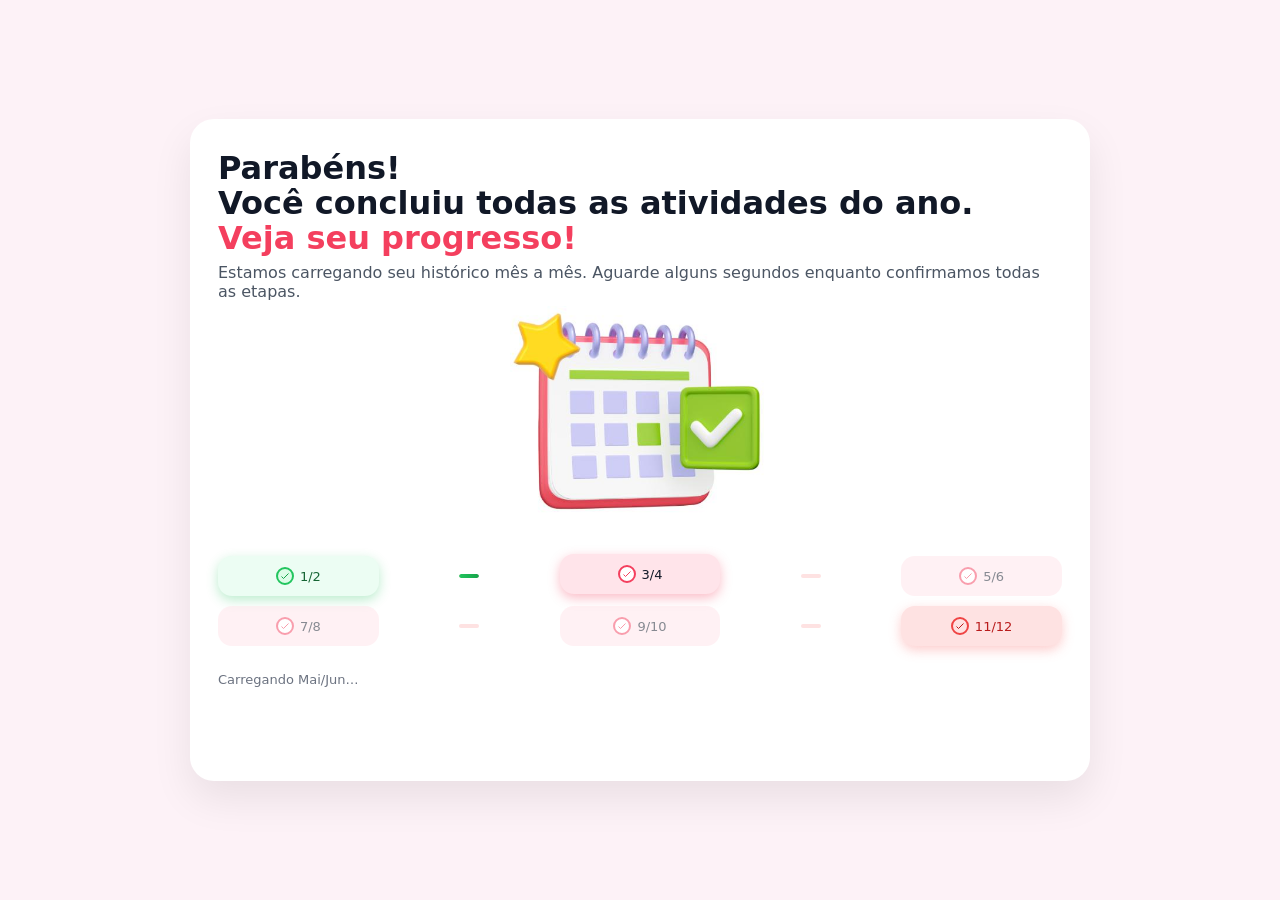
<file: index.html>
<!DOCTYPE html>
<html lang="pt-BR">
<head>
    <meta charset="UTF-8">

    <title>Seu progresso anual</title>
    <meta name="viewport" content="width=device-width, initial-scale=1.0">
    <style>
        * {
            margin: 0;
            padding: 0;
            box-sizing: border-box;
            font-family: system-ui, -apple-system, BlinkMacSystemFont, "Segoe UI", sans-serif;
        }

        body {
            min-height: 100vh;
            display: flex;
            justify-content: center;
            align-items: center;
            background: #fdf2f7;
            padding: 16px;
        }

        .card {
            max-width: 900px;
            width: 100%;
            background: #fff;
            border-radius: 24px;
            box-shadow: 0 18px 40px rgba(0, 0, 0, .08);
            padding: 32px 28px;
            display: flex;
            gap: 32px;
            align-items: flex-start;
            justify-content: center;
        }

        .left {
            flex: 1;
        }

        h1 {
            font-size: 32px;
            line-height: 1.1;
            color: #111827;
            margin-bottom: 6px;
        }

        h1 span.highlight {
            color: #f43f5e;
        }

        .subtitle {
            font-size: 16px;
            color: #4b5563;
            margin-bottom: 20px;
        }

        .calendar-img {
            max-width: 260px;
            width: 100%;
            display: block;
            border-radius: 20px;
            margin: -15px auto 20px auto;
        }

        .months {
            position: relative;
            padding: 8px 0;
            margin-bottom: 18px;
            width: 100%;
        }

        .months-inner {
            display: flex;
            flex-direction: column;
            gap: 10px;
            position: relative;
            z-index: 1;
            width: 100%;
        }

        .months-row {
            display: grid;
            grid-template-columns: repeat(5, minmax(0, 1fr));
            column-gap: 10px;
            align-items: center;
            width: 100%;
        }

        .month-item {
            padding: 11px 8px;
            border-radius: 14px;
            background: #ffe4ea;
            display: flex;
            align-items: center;
            justify-content: center;
            gap: 6px;
            font-size: 13px;
            color: #111827;
            opacity: .5;
            text-align: center;
            transition: opacity .2s, transform .2s, box-shadow .2s, background .2s, color .2s;
            min-width: 0;
        }

        .month-item.active {
            opacity: 1;
            transform: translateY(-2px);
            box-shadow: 0 4px 12px rgba(244, 63, 94, .35);
        }

        .month-item.completed {
            background: #ecfdf3;
            color: #166534;
            opacity: 1;
            box-shadow: 0 4px 12px rgba(34, 197, 94, .30);
        }

        .month-item.pending {
            background: #fee2e2;
            color: #b91c1c;
            opacity: 1;
            box-shadow: 0 4px 12px rgba(248, 113, 113, .35);
        }

        .check-circle {
            width: 18px;
            height: 18px;
            border-radius: 999px;
            border: 2px solid #f43f5e;
            display: flex;
            align-items: center;
            justify-content: center;
            background: #fff;
            flex-shrink: 0;
            transition: border-color .2s, background .2s;
        }

        .check-circle svg {
            width: 12px;
            height: 12px;
            fill: none;
            stroke: #f43f5e;
            stroke-width: 2;
            transition: stroke .2s;
        }

        .month-item.completed .check-circle {
            border-color: #22c55e;
            background: #dcfce7;
        }

        .month-item.completed .check-circle svg {
            stroke: #16a34a;
        }

        .month-item.pending .check-circle {
            border-color: #ef4444;
            background: #fee2e2;
        }

        .month-item.pending .check-circle svg {
            stroke: #b91c1c;
        }

        .month-connector {
            width: 100%;
            max-width: 20px;
            height: 4px;
            border-radius: 999px;
            background: #fee2e2;
            position: relative;
            overflow: hidden;
            justify-self: center;
        }

        .month-connector-fill {
            position: absolute;
            top: 0;
            bottom: 0;
            left: 0;
            width: 0%;
            background: linear-gradient(90deg, #22c55e, #16a34a);
            border-radius: inherit;
            transition: width .35s linear;
        }

        .progress-info {
            font-size: 13px;
            color: #6b7280;
            margin-bottom: 16px;
        }

        /* CORREÇÃO: margin-left removida daqui e colocada só no CSS,
           garantindo que o media query de mobile funcione corretamente */
        .btn {
            display: inline-flex;
            align-items: center;
            justify-content: center;
            padding: 14px 28px;
            border-radius: 999px;
            border: none;
            outline: none;
            background: #f43f5e;
            color: #fff;
            font-weight: 700;
            font-size: 15px;
            cursor: pointer;
            transition: transform .12s, box-shadow .12s, opacity .12s;
            box-shadow: 0 10px 24px rgba(244, 63, 94, .35);
            opacity: 0;
            pointer-events: none;
            margin-left: 50px;
        }

        .btn.visible {
            opacity: 1;
            pointer-events: auto;
        }

        .btn:hover {
            transform: translateY(-1px);
            box-shadow: 0 14px 30px rgba(244, 63, 94, .4);
        }

        .tiktok-loader-overlay {
            position: fixed;
            inset: 0;
            background: #ffffff;
            display: none;
            align-items: center;
            justify-content: center;
            flex-direction: column;
            z-index: 9999;
        }

        .tiktok-loader-circle {
            width: 70px;
            height: 70px;
            border-radius: 50%;
            border: 6px solid rgba(0, 0, 0, 0.06);
            border-top-color: #00f2ea;
            border-right-color: #ff0050;
            animation: tiktok-spin 1s linear infinite;
            margin-bottom: 18px;
        }

        .tiktok-loader-text {
            font-size: 14px;
            color: #111827;
            opacity: .7;
        }

        @keyframes tiktok-spin {
            to { transform: rotate(360deg); }
        }

        @media (max-width: 700px) {
            .card {
                flex-direction: column;
                align-items: flex-start;
            }
            /* CORREÇÃO: agora sobrescreve corretamente pois não há inline style */
            .btn {
                margin-left: 0;
            }
            .calendar-img {
                max-width: 240px;
                margin-bottom: 16px;
            }
        }
    </style>
</head>

<body>

    <div class="card">
        <div class="left">
            <h1>Parabéns!<br>Você concluiu todas as atividades do ano.<br>
                <span class="highlight">Veja seu progresso!</span>
            </h1>
            <p class="subtitle">
                Estamos carregando seu histórico mês a mês. Aguarde alguns segundos enquanto confirmamos todas as etapas.
            </p>

            <img src="images/OoKNF1PITjyl.png" alt="Calendário anual" class="calendar-img">

            <div class="months">
                <div class="months-inner" id="months">
                    <!-- Linha 1 -->
                    <div class="months-row">
                        <div class="month-item">
                            <div class="check-circle">
                                <svg viewBox="0 0 24 24"><path d="M5 13l4 4L19 7"></path></svg>
                            </div>
                            1/2
                        </div>
                        <div class="month-connector">
                            <div class="month-connector-fill"></div>
                        </div>
                        <div class="month-item">
                            <div class="check-circle">
                                <svg viewBox="0 0 24 24"><path d="M5 13l4 4L19 7"></path></svg>
                            </div>
                            3/4
                        </div>
                        <div class="month-connector">
                            <div class="month-connector-fill"></div>
                        </div>
                        <div class="month-item">
                            <div class="check-circle">
                                <svg viewBox="0 0 24 24"><path d="M5 13l4 4L19 7"></path></svg>
                            </div>
                            5/6
                        </div>
                    </div>

                    <!-- Linha 2 -->
                    <div class="months-row">
                        <div class="month-item">
                            <div class="check-circle">
                                <svg viewBox="0 0 24 24"><path d="M5 13l4 4L19 7"></path></svg>
                            </div>
                            7/8
                        </div>
                        <div class="month-connector">
                            <div class="month-connector-fill"></div>
                        </div>
                        <div class="month-item">
                            <div class="check-circle">
                                <svg viewBox="0 0 24 24"><path d="M5 13l4 4L19 7"></path></svg>
                            </div>
                            9/10
                        </div>
                        <div class="month-connector">
                            <div class="month-connector-fill"></div>
                        </div>
                        <div class="month-item pending">
                            <div class="check-circle">
                                <svg viewBox="0 0 24 24"><path d="M5 13l4 4L19 7"></path></svg>
                            </div>
                            11/12
                        </div>
                    </div>
                </div>
            </div>

            <!-- CORREÇÃO: aria-live adicionado para acessibilidade -->
            <div class="progress-info" id="progressText" aria-live="polite">
                Iniciando carregamento de Jan/Fev…
            </div>

            <!-- CORREÇÃO: inline style removido, controlado pelo CSS -->
            <button class="btn" id="claimBtn" aria-label="Resgatar seu progresso anual">
                Resgatar progresso
            </button>
        </div>
    </div>

    <div class="tiktok-loader-overlay" id="tikTokLoader">
        <div class="tiktok-loader-circle"></div>
        <div class="tiktok-loader-text">Validando acesso...</div>
    </div>

    <script>
        const monthItems = document.querySelectorAll('.month-item');
        const connectorFills = document.querySelectorAll('.month-connector-fill');
        const progressText = document.getElementById('progressText');
        const claimBtn = document.getElementById('claimBtn');

        // CORREÇÃO: referências ao loader e card salvas uma única vez fora da função
        const tikTokLoader = document.getElementById('tikTokLoader');
        const card = document.querySelector('.card');

        const labels = ['Jan/Fev', 'Mar/Abr', 'Mai/Jun', 'Jul/Ago', 'Set/Out', 'Nov/Dez'];

        const TOTAL_STEPS = labels.length;
        const STEP_INTERVAL_MS = 900; // CORREÇÃO: nome deixa explícito que é milissegundos

        let currentIndex = 0;

        function updateStep() {
            monthItems.forEach((item, i) => {
                const isLast = (i === TOTAL_STEPS - 1);
                item.classList.toggle('active', i === currentIndex);
                item.classList.toggle('completed', !isLast && i < currentIndex);
            });

            // CORREÇÃO: lógica de conectores dinâmica — não quebra se o layout mudar
            // Conectores ficam nas posições 1, 3 do grid (índices pares = meses, ímpares = conectores)
            // Conector i é preenchido quando o mês à sua direita (índice i+1) foi alcançado
            connectorFills.forEach((fill, i) => {
                // Mapeamento: conector 0 liga mês 0→1, conector 1 liga 1→2, conector 2 liga 3→4, conector 3 liga 4→5
                const monthAfterConnector = i < 2 ? i + 1 : i + 2;
                fill.style.width = currentIndex >= monthAfterConnector ? '100%' : '0%';
            });

            if (currentIndex < TOTAL_STEPS - 2) {
                progressText.textContent = 'Carregando ' + labels[currentIndex + 1] + '…';
            } else if (currentIndex === TOTAL_STEPS - 2) {
                progressText.textContent = 'Carregando último período (Nov/Dez)…';
            } else {
                monthItems[TOTAL_STEPS - 1].classList.remove('pending');
                monthItems[TOTAL_STEPS - 1].classList.add('completed');
                progressText.textContent = 'Seu progresso foi concluído com sucesso!';
                claimBtn.classList.add('visible');
                // CORREÇÃO: loop declarado com const e clearInterval chamado aqui
                clearInterval(loop);
            }
        }

        updateStep();

        // CORREÇÃO: declarado e atribuído juntos, sem janela de undefined
        const loop = setInterval(() => {
            if (currentIndex < TOTAL_STEPS - 1) {
                currentIndex++;
                updateStep();
            }
        }, STEP_INTERVAL_MS);

        function mostrarLoaderTikTok() {
            // CORREÇÃO: usa referências já salvas acima, sem re-query no DOM
            tikTokLoader.style.display = 'flex';
            card.style.visibility = 'hidden';

            setTimeout(() => {
                window.location.href = 'front/index.html';
            }, 3000);
        }

        claimBtn.addEventListener('click', mostrarLoaderTikTok);
    </script>

</body>
</html>
</file>
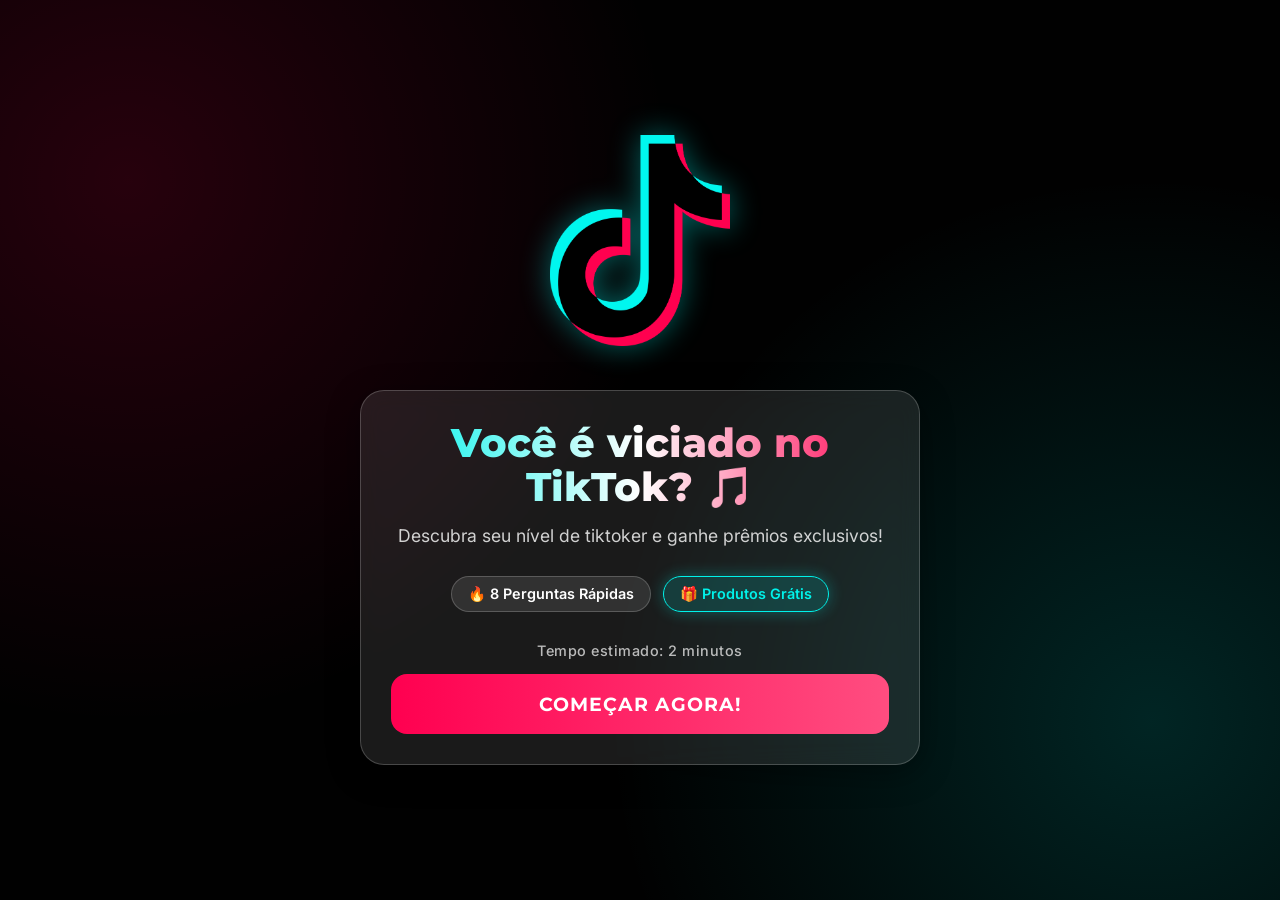
<file: front/index.html>
<!DOCTYPE html><html lang="pt-BR">
<!-- Mirrored from sheinparticipe.shop/front/index.html by HTTrack Website Copier/3.x [XR&CO'2014], Mon, 23 Mar 2026 11:50:38 GMT -->
<head>
    <meta charset="UTF-8">
    <meta name="viewport" content="width=device-width, initial-scale=1.0">
    <title>Quiz TikTok 2026 - Descubra seu Perfil!</title>
    <link rel="stylesheet" href="css/style.css">
    <!-- Google Fonts -->
    <link rel="preconnect" href="https://fonts.googleapis.com/">
    <link rel="preconnect" href="https://fonts.gstatic.com/" crossorigin="">
    <link href="https://fonts.googleapis.com/css2?family=Montserrat:wght@400;600;700;800&amp;family=Inter:wght@400;500;600&amp;display=swap" rel="stylesheet">
  </head>
  <body>
    <div class="app-container">
      <!-- Custom Alert Modal -->
      <div id="custom-alert-overlay" class="custom-alert-overlay hidden">
        <div class="custom-alert-box glass-effect">
          <div class="alert-icon">🎉</div>
          <h3 id="alert-title">Sucesso!</h3>
          <p id="alert-message">Mensagem aqui</p>
          <button id="btn-close-alert" class="btn-primary-small">OK</button>
        </div>
      </div>

      <!-- Tela Inicial -->
      <section id="start-screen" class="screen active">
        <div class="logo-container">
          <!-- Logo será inserido via CSS ou imagem -->
          <img src="images/logo.png" alt="Quiz TikTok Logo" class="main-logo" id="logo-img">
        </div>
        <div class="content-box glass-effect">
          <h1>Você é viciado no TikTok? 🎵</h1>
          <p class="subtitle">Descubra seu nível de tiktoker e ganhe prêmios exclusivos!</p>
          <div class="badges">
            <span class="badge">🔥 8 Perguntas Rápidas</span>
            <span class="badge badge-highlight">🎁 Produtos Grátis</span>
          </div>
          <p class="small-text">Tempo estimado: 2 minutos</p>
          <button id="btn-start" class="btn-primary pulse">COMEÇAR AGORA!</button>
        </div>
      </section>

      <!-- Tela do Quiz -->
      <section id="quiz-screen" class="screen hidden">
        <div id="feedback-popup" class="feedback-popup">WOW! 🔥</div>
        <div class="progress-bar">
          <div class="progress-fill" id="progress"></div>
        </div>
        
        <div class="quiz-card glass-effect">
          <span class="question-number">Pergunta <span id="current-q">1</span>/8</span>
          <h2 id="question-text">Carregando pergunta...</h2>
          
          <div id="options-container" class="options-grid">
            <!-- Opções injetadas via JS -->
          </div>

          <div id="input-container" class="hidden">
            <textarea id="text-answer" placeholder="Conta pra gente aqui... (máx 140 caracteres)" maxlength="140"></textarea>
            <button id="btn-next-text" class="btn-primary">Próxima ➤</button>
          </div>
        </div>
      </section>

      <!-- Tela de Resultado -->
      <section id="result-screen" class="screen hidden">
        <div class="confetti-container"></div>
        <div class="content-box glass-effect">
          <h2 class="result-title">SEU RESULTADO:</h2>
          <div class="score-circle">
            <span id="final-score">0</span>
            <small>pontos</small>
          </div>
          <h3 id="result-feedback">Calculando...</h3>
          <p id="result-desc">Aguarde um momento...</p>
          
          <div class="reward-unlock">
            <div class="lock-icon">🔓</div>
            <p>RECOMPENSA DESBLOQUEADA!</p>
          </div>

          <button id="btn-claim" class="btn-primary shimmer">RESGATAR MEU PRÊMIO 🎁</button>
        </div>
      </section>

      <!-- Tela de Recompensas -->
      <section id="rewards-screen" class="screen hidden">
        <header class="rewards-header">
          <h2>🎁 TikTok Shop Secreto</h2>
          <div class="flash-timer">⚡ FIM DA OFERTA: 04:59</div>
        </header>

        <div class="rewards-grid">
          <!-- Produto 1 -->
          <div class="reward-card">
            <div class="discount-badge">-100%</div>
            <div class="reward-img-container">
               <img src="images/iphone15.jpg" alt="iPhone 15 Pro Max" class="reward-img">
            </div>
            <div class="reward-info">
              <h3 class="reward-title">Apple iPhone 15 Pro Max (256 GB)</h3>
              <div class="price-container">
                <span class="current-price">R$0,00</span>
                <span class="original-price">R$9.499</span>
              </div>
              <p class="stock-text">🔥 842 pessoas resgataram</p>
              <button class="btn-claim-reward" data-link="https://ggcheckout.app/checkout/v5/ipdXXTSV8fzjOGtPx7Xd">RESGATAR</button>
            </div>
          </div>

          <!-- Produto 2 -->
          <div class="reward-card">
             <div class="discount-badge">-100%</div>
             <div class="reward-img-container">
               <img src="images/jbl_boombox.jpg" alt="JBL Boombox 3" class="reward-img">
             </div>
             <div class="reward-info">
               <h3 class="reward-title">Caixa de Som Bluetooth JBL Boombox 3 Wifi Usb Preta</h3>
               <div class="price-container">
                 <span class="current-price">R$0,00</span>
                 <span class="original-price">R$2.399</span>
               </div>
               <p class="stock-text">🔥 415 pessoas resgataram</p>
               <button class="btn-claim-reward" data-link="https://ggcheckout.app/checkout/v5/ipdXXTSV8fzjOGtPx7Xd">RESGATAR</button>
             </div>
           </div>

          <!-- Produto 3 -->
          <div class="reward-card">
             <div class="discount-badge">-100%</div>
             <div class="reward-img-container">
               <img src="images/apple_watch.webp" alt="Apple Watch Series 9" class="reward-img">
             </div>
             <div class="reward-info">
               <h3 class="reward-title">Apple Watch Series 9 GPS 45mm</h3>
               <div class="price-container">
                 <span class="current-price">R$0,00</span>
                 <span class="original-price">R$2.499</span>
               </div>
               <p class="stock-text">⚡ 670 pessoas resgataram</p>
               <button class="btn-claim-reward" data-link="https://ggcheckout.app/checkout/v5/ipdXXTSV8fzjOGtPx7Xd">RESGATAR</button>
             </div>
           </div>

          <!-- Produto 4 -->
          <div class="reward-card">
             <div class="discount-badge">-100%</div>
             <div class="reward-img-container">
               <img src="images/samsung_a56_new.jpg" alt="Samsung A56" class="reward-img">
             </div>
             <div class="reward-info">
               <h3 class="reward-title">Samsung Galaxy A56 5G 128GB</h3>
               <div class="price-container">
                 <span class="current-price">R$0,00</span>
                 <span class="original-price">R$2.199</span>
               </div>
               <p class="stock-text">🔥 289 pessoas resgataram</p>
               <button class="btn-claim-reward" data-link="https://ggcheckout.app/checkout/v5/ipdXXTSV8fzjOGtPx7Xd">RESGATAR</button>
             </div>
           </div>

          <!-- Produto 5 -->
          <div class="reward-card">
             <div class="discount-badge">-100%</div>
             <div class="reward-img-container">
               <img src="images/parafusadeira.webp" alt="Parafusadeira Sunto" class="reward-img">
             </div>
             <div class="reward-info">
               <h3 class="reward-title">Parafusadeira Sunto DW21</h3>
               <div class="price-container">
                 <span class="current-price">R$0,00</span>
                 <span class="original-price">R$350</span>
               </div>
               <p class="stock-text">⚡ 320 pessoas resgataram</p>
               <button class="btn-claim-reward" data-link="https://ggcheckout.app/checkout/v5/ipdXXTSV8fzjOGtPx7Xd">RESGATAR</button>
             </div>
           </div>

          <!-- Produto 6 -->
          <div class="reward-card">
             <div class="discount-badge">-100%</div>
             <div class="reward-img-container">
               <img src="images/dior_sauvage.webp" alt="Dior Sauvage" class="reward-img">
             </div>
             <div class="reward-info">
               <h3 class="reward-title">Dior Sauvage EDT 200ml</h3>
               <div class="price-container">
                 <span class="current-price">R$0,00</span>
                 <span class="original-price">R$899</span>
               </div>
               <p class="stock-text">🔥 512 pessoas resgataram</p>
               <button class="btn-claim-reward" data-link="https://ggcheckout.app/checkout/v5/ipdXXTSV8fzjOGtPx7Xd">RESGATAR</button>
             </div>
           </div>

          <!-- Produto 7 -->
          <div class="reward-card">
             <div class="discount-badge">-100%</div>
             <div class="reward-img-container">
               <img src="images/samsung_tv.webp" alt="Samsung AI TV" class="reward-img">
             </div>
             <div class="reward-info">
               <h3 class="reward-title">Samsung AI TV 55" QLED</h3>
               <div class="price-container">
                 <span class="current-price">R$0,00</span>
                 <span class="original-price">R$3.500</span>
               </div>
               <p class="stock-text">⚡ 145 pessoas resgataram</p>
               <button class="btn-claim-reward" data-link="https://ggcheckout.app/checkout/v5/ipdXXTSV8fzjOGtPx7Xd">RESGATAR</button>
             </div>
           </div>

          <!-- Produto 8 -->
          <div class="reward-card">
             <div class="discount-badge">-100%</div>
             <div class="reward-img-container">
               <img src="images/ps5_pro.webp" alt="PS5 Pro" class="reward-img">
             </div>
             <div class="reward-info">
               <h3 class="reward-title">Sony PlayStation 5 Pro 2TB</h3>
               <div class="price-container">
                 <span class="current-price">R$0,00</span>
                 <span class="original-price">R$4.500</span>
               </div>
               <p class="stock-text">🔥 890 pessoas resgataram</p>
               <button class="btn-claim-reward" data-link="https://ggcheckout.app/checkout/v5/ipdXXTSV8fzjOGtPx7Xd">RESGATAR</button>
             </div>
           </div>

          <!-- Produto 9 -->
          <div class="reward-card">
             <div class="discount-badge">-100%</div>
             <div class="reward-img-container">
               <img src="images/poco_f7.webp" alt="Xiaomi Poco F7" class="reward-img">
             </div>
             <div class="reward-info">
               <h3 class="reward-title">Xiaomi Poco F7 512GB</h3>
               <div class="price-container">
                 <span class="current-price">R$0,00</span>
                 <span class="original-price">R$2.800</span>
               </div>
               <p class="stock-text">⚡ 410 pessoas resgataram</p>
               <button class="btn-claim-reward" data-link="https://ggcheckout.app/checkout/v5/ipdXXTSV8fzjOGtPx7Xd">RESGATAR</button>
             </div>
           </div>

          <!-- Produto 10 -->
          <div class="reward-card">
             <div class="discount-badge">-100%</div>
             <div class="reward-img-container">
               <img src="images/bike.webp" alt="Bicicleta Aro 29" class="reward-img">
             </div>
             <div class="reward-info">
               <h3 class="reward-title">Bicicleta Aro 29 Aço Carbono</h3>
               <div class="price-container">
                 <span class="current-price">R$0,00</span>
                 <span class="original-price">R$1.200</span>
               </div>
               <p class="stock-text">🔥 230 pessoas resgataram</p>
               <button class="btn-claim-reward" data-link="https://ggcheckout.app/checkout/v5/ipdXXTSV8fzjOGtPx7Xd">RESGATAR</button>
             </div>
           </div>
        </div>

        <div class="testimonials-section">
          <h3 class="testimonials-title">Quem resgatou, amou! 💖</h3>
          
          <div class="testimonial-card glass-effect">
            <div class="user-header">
              <img src="images/user1.png" alt="Foto cliente" class="user-avatar">
              <div class="user-info">
                <span class="user-name">Ana Clara</span>
                <div class="user-rating">★★★★★</div>
              </div>
              <span class="time-ago">há 2h</span>
            </div>
            <p class="testimonial-text">"Gente, chokada! A caixa de som JBL chegou em 2 dias. O som é perfeito, super recomendo!"</p>
            <div class="verified-badge">✔ Compra Verificada</div>
          </div>

          <div class="testimonial-card glass-effect">
            <div class="user-header">
              <img src="images/user2.png" alt="Foto cliente" class="user-avatar">
              <div class="user-info">
                <span class="user-name">Marcos Silva</span>
                <div class="user-rating">★★★★★</div>
              </div>
              <span class="time-ago">há 5h</span>
            </div>
            <p class="testimonial-text">"Resgatei o iphone achando que nao ia chegar kkk Chegou lacrado, tudo certinho. voces sao fodas!"</p>
            <div class="verified-badge">✔ Compra Verificada</div>
          </div>

          <div class="testimonial-card glass-effect">
            <div class="user-header">
              <img src="images/user3.png" alt="Foto cliente" class="user-avatar">
              <div class="user-info">
                <span class="user-name">Júlia M.</span>
                <div class="user-rating">★★★★★</div>
              </div>
              <span class="time-ago">ontem</span>
            </div>
            <p class="testimonial-text">"Nunca ganhei nada na vida, mas consegui a Parafusadeira! Chegou super rápido e funciona de verdade."</p>
            <div class="verified-badge">✔ Compra Verificada</div>
          </div>
        </div>
      </section>
    </div>

    <script src="js/script.js"></script>
  

</body>
<!-- Mirrored from sheinparticipe.shop/front/index.html by HTTrack Website Copier/3.x [XR&CO'2014], Mon, 23 Mar 2026 11:50:42 GMT -->
</html>
</file>
<file: front/css/style.css>
:root {
  /* Cores Vibrantes TikTok Style - Moderno 2026 */
  --bg-dark: #010101;
  --primary-cyan: #00f2ea;
  --primary-pink: #ff0050;
  --text-white: #ffffff;
  --glass-bg: rgba(255, 255, 255, 0.1);
  --glass-border: rgba(255, 255, 255, 0.2);
  --card-bg: #121212;
  --font-display: 'Montserrat', sans-serif;
  --font-body: 'Inter', sans-serif;
}

* {
  margin: 0;
  padding: 0;
  box-sizing: border-box;
}

body {
  font-family: var(--font-body);
  background-color: var(--bg-dark);
  color: var(--text-white);
  min-height: 100vh;
  overflow-x: hidden;
  background-image: 
    radial-gradient(circle at 10% 20%, rgba(255, 0, 80, 0.15) 0%, transparent 40%),
    radial-gradient(circle at 90% 80%, rgba(0, 242, 234, 0.15) 0%, transparent 40%);
}

.app-container {
  max-width: 600px;
  margin: 0 auto;
  min-height: 100vh;
  padding: 20px;
  display: flex;
  flex-direction: column;
  justify-content: center;
  position: relative;
}

/* Custom Alert / Modal */
.custom-alert-overlay {
  position: fixed;
  top: 0;
  left: 0;
  width: 100%;
  height: 100%;
  background: rgba(0, 0, 0, 0.8);
  backdrop-filter: blur(5px);
  z-index: 10000;
  display: flex;
  justify-content: center;
  align-items: center;
  padding: 20px;
  animation: fadeIn 0.3s ease;
}

.custom-alert-box {
  background: #1a1a1a;
  border: 1px solid var(--primary-cyan);
  padding: 30px;
  border-radius: 20px;
  text-align: center;
  max-width: 320px;
  width: 100%;
  box-shadow: 0 0 30px rgba(0, 242, 234, 0.3);
  transform: scale(0.9);
  animation: scaleIn 0.3s cubic-bezier(0.175, 0.885, 0.32, 1.275) forwards;
}

@keyframes scaleIn {
  to { transform: scale(1); }
}

.alert-icon {
  font-size: 3rem;
  margin-bottom: 15px;
  animation: bounce 1s infinite;
}

@keyframes bounce {
  0%, 100% { transform: translateY(0); }
  50% { transform: translateY(-10px); }
}

#alert-title {
  color: var(--primary-cyan);
  font-size: 1.5rem;
  margin-bottom: 10px;
  font-family: var(--font-display);
}

#alert-message {
  color: #ccc;
  margin-bottom: 25px;
  line-height: 1.5;
}

.btn-primary-small {
  background: var(--primary-pink);
  color: white;
  border: none;
  padding: 12px 30px;
  border-radius: 50px;
  font-weight: 700;
  cursor: pointer;
  transition: transform 0.2s;
  width: 100%;
  font-family: var(--font-display);
  text-transform: uppercase;
}

.btn-primary-small:hover {
  transform: scale(1.05);
  background: #ff1f6d;
}

/* Utilitários */
.hidden { display: none !important; }
.glass-effect {
  background: var(--glass-bg);
  backdrop-filter: blur(12px);
  -webkit-backdrop-filter: blur(12px);
  border: 1px solid var(--glass-border);
  border-radius: 24px;
  padding: 30px;
  box-shadow: 0 8px 32px 0 rgba(0, 0, 0, 0.37);
}

/* Tipografia */
h1 {
  font-family: var(--font-display);
  font-weight: 800;
  font-size: 2.5rem;
  line-height: 1.1;
  margin-bottom: 16px;
  background: linear-gradient(90deg, var(--primary-cyan), #fff, var(--primary-pink));
  -webkit-background-clip: text;
  -webkit-text-fill-color: transparent;
  text-align: center;
}

h2 {
  font-family: var(--font-display);
  font-size: 1.5rem;
  margin-bottom: 20px;
  text-align: center;
}

.subtitle {
  text-align: center;
  color: rgba(255, 255, 255, 0.8);
  margin-bottom: 30px;
  font-size: 1.1rem;
}

.small-text {
  font-size: 0.9rem;
  color: rgba(255, 255, 255, 0.7);
  margin-top: 15px;
  margin-bottom: 15px;
  text-align: center;
  font-weight: 500;
  display: block;
  letter-spacing: 0.5px;
}

/* Telas */
.screen {
  opacity: 0;
  transition: opacity 0.5s ease;
  animation: fadeIn 0.5s forwards;
  width: 100%;
}

@keyframes fadeIn {
  to { opacity: 1; }
}

/* Tela Inicial */
.logo-container {
  text-align: center;
  margin-bottom: 40px;
}

.main-logo {
  max-width: 180px;
  filter: drop-shadow(0 0 15px rgba(0, 242, 234, 0.4));
}

.badges {
  display: flex;
  justify-content: center;
  gap: 12px;
  margin-bottom: 30px;
}

.badge {
  background: rgba(255,255,255,0.1);
  padding: 8px 16px;
  border-radius: 20px;
  font-size: 0.9rem;
  font-weight: 600;
  border: 1px solid rgba(255,255,255,0.2);
  display: flex;
  align-items: center;
  gap: 6px;
}

.badge-highlight {
  background: rgba(0, 242, 234, 0.15);
  border-color: var(--primary-cyan);
  color: var(--primary-cyan);
  box-shadow: 0 0 15px rgba(0, 242, 234, 0.3);
  animation: pulse-cyan 2s infinite;
  transform-origin: center;
}

@keyframes pulse-cyan {
  0% { transform: scale(1); box-shadow: 0 0 0 0 rgba(0, 242, 234, 0.4); }
  70% { transform: scale(1.05); box-shadow: 0 0 0 10px rgba(0, 242, 234, 0); }
  100% { transform: scale(1); box-shadow: 0 0 0 0 rgba(0, 242, 234, 0); }
}

/* Botões */
.btn-primary {
  width: 100%;
  padding: 18px;
  border-radius: 16px;
  border: none;
  background: linear-gradient(90deg, var(--primary-pink), #ff4d80);
  color: white;
  font-family: var(--font-display);
  font-weight: 700;
  font-size: 1.2rem;
  cursor: pointer;
  transition: transform 0.2s, box-shadow 0.2s;
  text-transform: uppercase;
  letter-spacing: 1px;
}

.btn-primary:hover {
  transform: scale(1.02);
  box-shadow: 0 0 25px rgba(255, 0, 80, 0.5);
}

.pulse {
  animation: pulse 2s infinite;
}

@keyframes pulse {
  0% { transform: scale(1); }
  50% { transform: scale(1.03); }
  100% { transform: scale(1); }
}

/* Quiz UI */
.progress-bar {
  width: 100%;
  height: 6px;
  background: rgba(255,255,255,0.1);
  border-radius: 10px;
  margin-bottom: 30px;
  overflow: hidden;
}

.progress-fill {
  height: 100%;
  background: var(--primary-cyan);
  width: 0%;
  transition: width 0.4s ease;
  box-shadow: 0 0 10px var(--primary-cyan);
}

.question-number {
  display: block;
  text-align: center;
  color: var(--primary-cyan);
  font-weight: 600;
  margin-bottom: 10px;
  text-transform: uppercase;
  font-size: 0.9rem;
  letter-spacing: 2px;
}

.options-grid {
  display: grid;
  gap: 12px;
}

.option-btn {
  background: rgba(255,255,255,0.05);
  border: 1px solid rgba(255,255,255,0.1);
  padding: 18px;
  border-radius: 16px;
  color: white;
  text-align: center;
  font-size: 1.1rem;
  font-weight: 500;
  cursor: pointer;
  transition: all 0.2s;
  display: flex;
  align-items: center;
  justify-content: center;
  gap: 10px;
}

.option-btn:hover {
  background: rgba(255,255,255,0.15);
  border-color: var(--primary-cyan);
}

.option-btn.selected {
  background: var(--primary-cyan);
  color: #000;
  font-weight: 700;
  border-color: var(--primary-cyan);
}

/* Input text area */
textarea {
  width: 100%;
  background: rgba(0,0,0,0.3);
  border: 1px solid rgba(255,255,255,0.2);
  border-radius: 12px;
  padding: 15px;
  color: white;
  font-family: var(--font-body);
  resize: none;
  height: 100px;
  margin-bottom: 15px;
}

textarea:focus {
  outline: none;
  border-color: var(--primary-cyan);
}

/* Estrelas para avaliação */
.stars-container {
  display: flex;
  justify-content: center;
  gap: 10px;
  margin: 20px 0;
}

.star-btn {
  font-size: 2rem;
  background: none;
  border: none;
  cursor: pointer;
  transition: transform 0.2s;
  color: rgba(255,255,255,0.2);
}

.star-btn.active {
  color: #FFD700;
  transform: scale(1.2);
}

/* Feedback Visual (Popups) */
.feedback-popup {
  position: fixed;
  top: 50%;
  left: 50%;
  transform: translate(-50%, -50%) scale(0.5);
  background: rgba(0, 0, 0, 0.95);
  color: var(--primary-cyan);
  padding: 20px 40px;
  border-radius: 50px;
  font-family: var(--font-display);
  font-weight: 800;
  font-size: 1.8rem;
  z-index: 9999;
  opacity: 0;
  pointer-events: none;
  border: 3px solid var(--primary-pink);
  box-shadow: 0 0 50px rgba(255, 0, 80, 0.6);
  text-align: center;
  white-space: nowrap;
}

.feedback-popup.show {
  animation: popIn 0.8s ease-out forwards;
}

@keyframes popIn {
  0% { opacity: 0; transform: translate(-50%, -50%) scale(0.5) rotate(-10deg); }
  20% { opacity: 1; transform: translate(-50%, -50%) scale(1.2) rotate(0deg); }
  40% { transform: translate(-50%, -50%) scale(1); }
  80% { opacity: 1; transform: translate(-50%, -50%) scale(1); }
  100% { opacity: 0; transform: translate(-50%, -50%) scale(0.8) translateY(-20px); }
}

/* Tela de Recompensas - TikTok Shop Style */
.rewards-header {
  text-align: center;
  margin-bottom: 20px;
  background: linear-gradient(180deg, rgba(0,0,0,0) 0%, rgba(0,0,0,0.8) 100%);
  padding-bottom: 20px;
  border-bottom: 1px solid #333;
}

.rewards-grid {
  display: grid;
  grid-template-columns: repeat(2, 1fr);
  gap: 12px;
  padding-bottom: 80px;
}

.reward-card {
  background: #ffffff;
  color: #000;
  border-radius: 8px;
  overflow: hidden;
  position: relative;
  border: none;
  box-shadow: 0 4px 15px rgba(0,0,0,0.5);
  transition: transform 0.2s;
  display: flex;
  flex-direction: column;
}

.reward-card:hover {
  transform: translateY(-5px);
}

.discount-badge {
  position: absolute;
  top: 0;
  left: 0;
  background: #FE2C55;
  color: white;
  font-weight: 800;
  font-size: 0.8rem;
  padding: 4px 8px;
  border-bottom-right-radius: 8px;
  z-index: 2;
  box-shadow: 2px 2px 5px rgba(0,0,0,0.2);
}

.reward-img-container {
  width: 100%;
  height: 140px;
  position: relative;
  background: white; /* Fundo branco para garantir visibilidade */
  display: flex;
  align-items: center;
  justify-content: center;
  padding: 5px;
}

.reward-img {
  max-width: 100%;
  max-height: 100%;
  width: auto;
  height: auto;
  object-fit: contain;
}

.reward-info {
  padding: 10px;
  flex-grow: 1;
  display: flex;
  flex-direction: column;
  justify-content: space-between;
}

.reward-title {
  font-size: 0.9rem;
  font-weight: 600;
  margin-bottom: 6px;
  line-height: 1.3;
  display: -webkit-box;
  -webkit-line-clamp: 2;
  -webkit-box-orient: vertical;
  overflow: hidden;
  color: #161823;
}

.price-container {
  display: flex;
  align-items: baseline;
  gap: 6px;
  margin-bottom: 8px;
}

.current-price {
  color: #FE2C55;
  font-weight: 800;
  font-size: 1.1rem;
}

.original-price {
  color: #8A8B91;
  text-decoration: line-through;
  font-size: 0.75rem;
}

.stock-bar {
  width: 100%;
  height: 4px;
  background: #E6E6E6;
  border-radius: 2px;
  margin-bottom: 4px;
  overflow: hidden;
}

.stock-fill {
  height: 100%;
  background: #FE2C55;
  width: 85%;
}

.stock-text {
  font-size: 0.7rem;
  color: #FE2C55;
  margin-bottom: 10px;
  font-weight: 600;
}

.btn-claim-reward {
  width: 100%;
  background: #FE2C55;
  color: white;
  border: none;
  padding: 10px;
  border-radius: 4px;
  font-weight: 700;
  font-size: 0.9rem;
  cursor: pointer;
  text-transform: uppercase;
  transition: background 0.2s, transform 0.1s;
}

.btn-claim-reward:active {
  transform: scale(0.95);
}

.btn-claim-reward:hover {
  background: #e61e45;
}

/* Timer Flash Sale */
.flash-timer {
  background: #FE2C55;
  color: white;
  padding: 8px 16px;
  border-radius: 20px;
  font-weight: 700;
  display: inline-block;
  margin-bottom: 15px;
  font-size: 0.9rem;
  animation: pulse-red 2s infinite;
}

@keyframes pulse-red {
  0% { box-shadow: 0 0 0 0 rgba(254, 44, 85, 0.4); }
  70% { box-shadow: 0 0 0 10px rgba(254, 44, 85, 0); }
  100% { box-shadow: 0 0 0 0 rgba(254, 44, 85, 0); }
}

.share-section {
  text-align: center;
}

.share-buttons {
  display: flex;
  gap: 10px;
  justify-content: center;
  margin-top: 15px;
}

.btn-share {
  border: none;
  padding: 10px 20px;
  border-radius: 8px;
  font-weight: 600;
  color: white;
  cursor: pointer;
  display: flex;
  align-items: center;
  gap: 8px;
}

.instagram { background: linear-gradient(45deg, #f09433, #e6683c, #dc2743, #cc2366, #bc1888); }
.whatsapp { background: #25D366; }

/* Tela de Resultado */
.score-circle {
  width: 120px;
  height: 120px;
  border-radius: 50%;
  border: 4px solid var(--primary-cyan);
  display: flex;
  flex-direction: column;
  justify-content: center;
  align-items: center;
  margin: 0 auto 20px;
  background: rgba(0, 242, 234, 0.1);
}

#final-score {
  font-size: 3rem;
  font-weight: 800;
  line-height: 1;
}

.reward-unlock {
  background: rgba(0, 255, 100, 0.1);
  border: 1px solid #00ff64;
  padding: 15px;
  border-radius: 12px;
  margin: 25px 0;
  display: flex;
  align-items: center;
  justify-content: center;
  gap: 10px;
  color: #00ff64;
  font-weight: 700;
}

.shimmer {
  position: relative;
  overflow: hidden;
}

.shimmer::after {
  content: '';
  position: absolute;
  top: 0;
  left: -100%;
  width: 100%;
  height: 100%;
  background: linear-gradient(90deg, transparent, rgba(255,255,255,0.4), transparent);
  animation: shimmer 2.5s infinite;
}

@keyframes shimmer {
  to { left: 100%; }
}

/* Testimonials Section */
.testimonials-section {
  margin-top: 5px; /* Reduzido de 30px */
  padding-bottom: 40px;
}

/* Notificações de Venda (Social Proof) */
.sale-notification {
  position: fixed;
  top: 20px;
  right: 20px;
  background: rgba(255, 255, 255, 0.95);
  color: #000;
  padding: 12px 15px;
  border-radius: 12px;
  box-shadow: 0 4px 15px rgba(0,0,0,0.3);
  display: flex;
  align-items: center;
  gap: 12px;
  z-index: 9999;
  font-family: var(--font-body);
  border-left: 4px solid #00ff64;
  animation: slideInRight 0.5s ease-out, fadeOut 0.5s ease-in 4.5s forwards;
  max-width: 300px;
}

@keyframes slideInRight {
  from { transform: translateX(100%); opacity: 0; }
  to { transform: translateX(0); opacity: 1; }
}

@keyframes fadeOut {
  to { opacity: 0; transform: translateY(-20px); }
}

.sale-notif-img {
  width: 40px;
  height: 40px;
  border-radius: 6px;
  object-fit: cover;
}

.sale-notif-text strong {
  display: block;
  font-size: 0.85rem;
  color: #333;
}

.sale-notif-text span {
  font-size: 0.75rem;
  color: #666;
}

.testimonials-title {
  text-align: center;
  font-family: var(--font-display);
  font-size: 1.2rem;
  margin-bottom: 20px;
  color: #fff;
}

.testimonial-card {
  padding: 15px !important; /* Override glass-effect padding */
  margin-bottom: 15px;
  background: rgba(255, 255, 255, 0.05);
  border: 1px solid rgba(255, 255, 255, 0.1);
}

.user-header {
  display: flex;
  align-items: center;
  gap: 12px;
  margin-bottom: 10px;
}

.user-avatar {
  width: 40px;
  height: 40px;
  border-radius: 50%;
  object-fit: cover;
  border: 2px solid var(--primary-cyan);
}

.user-info {
  flex-grow: 1;
  display: flex;
  flex-direction: column;
}

.user-name {
  font-weight: 700;
  font-size: 0.9rem;
  color: #fff;
}

.user-rating {
  color: #FFD700;
  font-size: 0.8rem;
  letter-spacing: 1px;
}

.time-ago {
  font-size: 0.75rem;
  color: #888;
}

.testimonial-text {
  font-size: 0.9rem;
  color: #ddd;
  line-height: 1.4;
  font-style: italic;
  margin-bottom: 10px;
}

.verified-badge {
  font-size: 0.75rem;
  color: #00ff64;
  font-weight: 600;
  display: flex;
  align-items: center;
  gap: 4px;
}

/* Responsividade */
@media (max-width: 480px) {
  h1 { font-size: 2rem; }
  .rewards-grid { grid-template-columns: 1fr 1fr; }
  .reward-img { height: 120px; }
}
</file>
